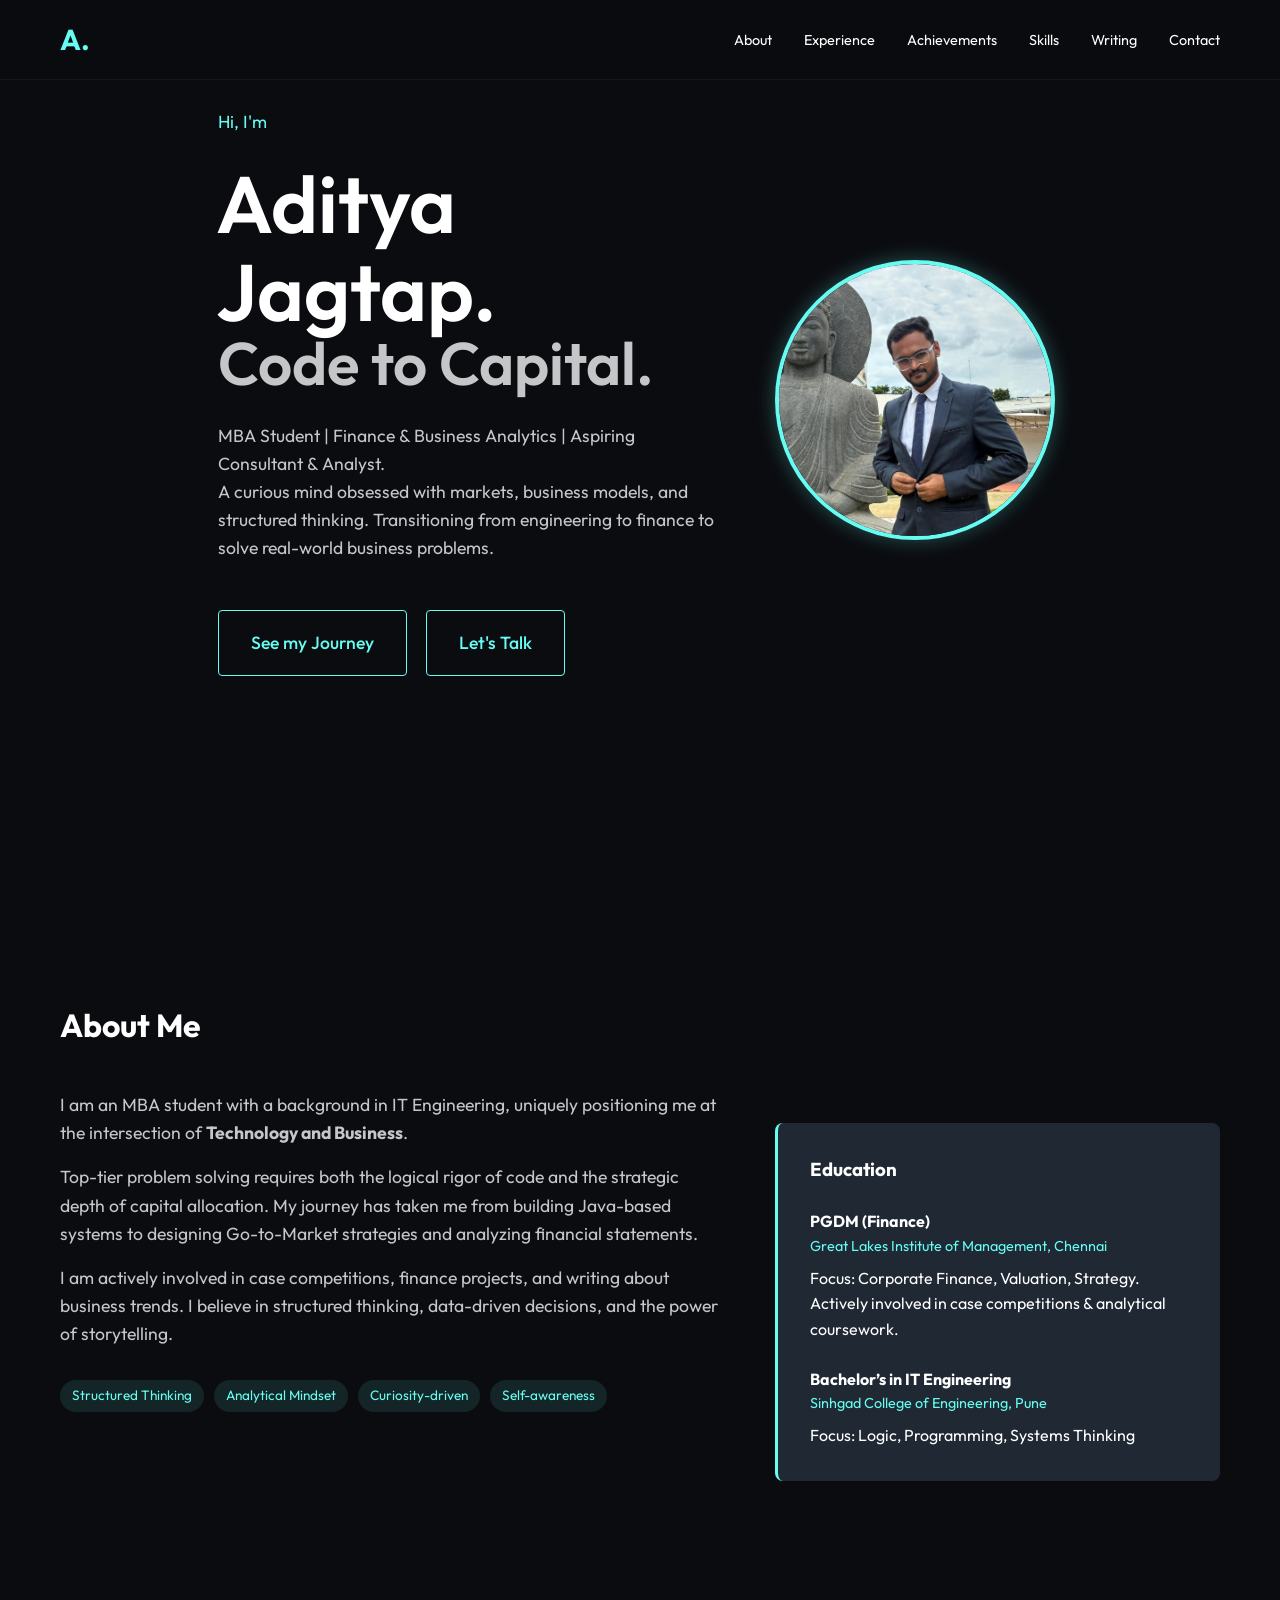
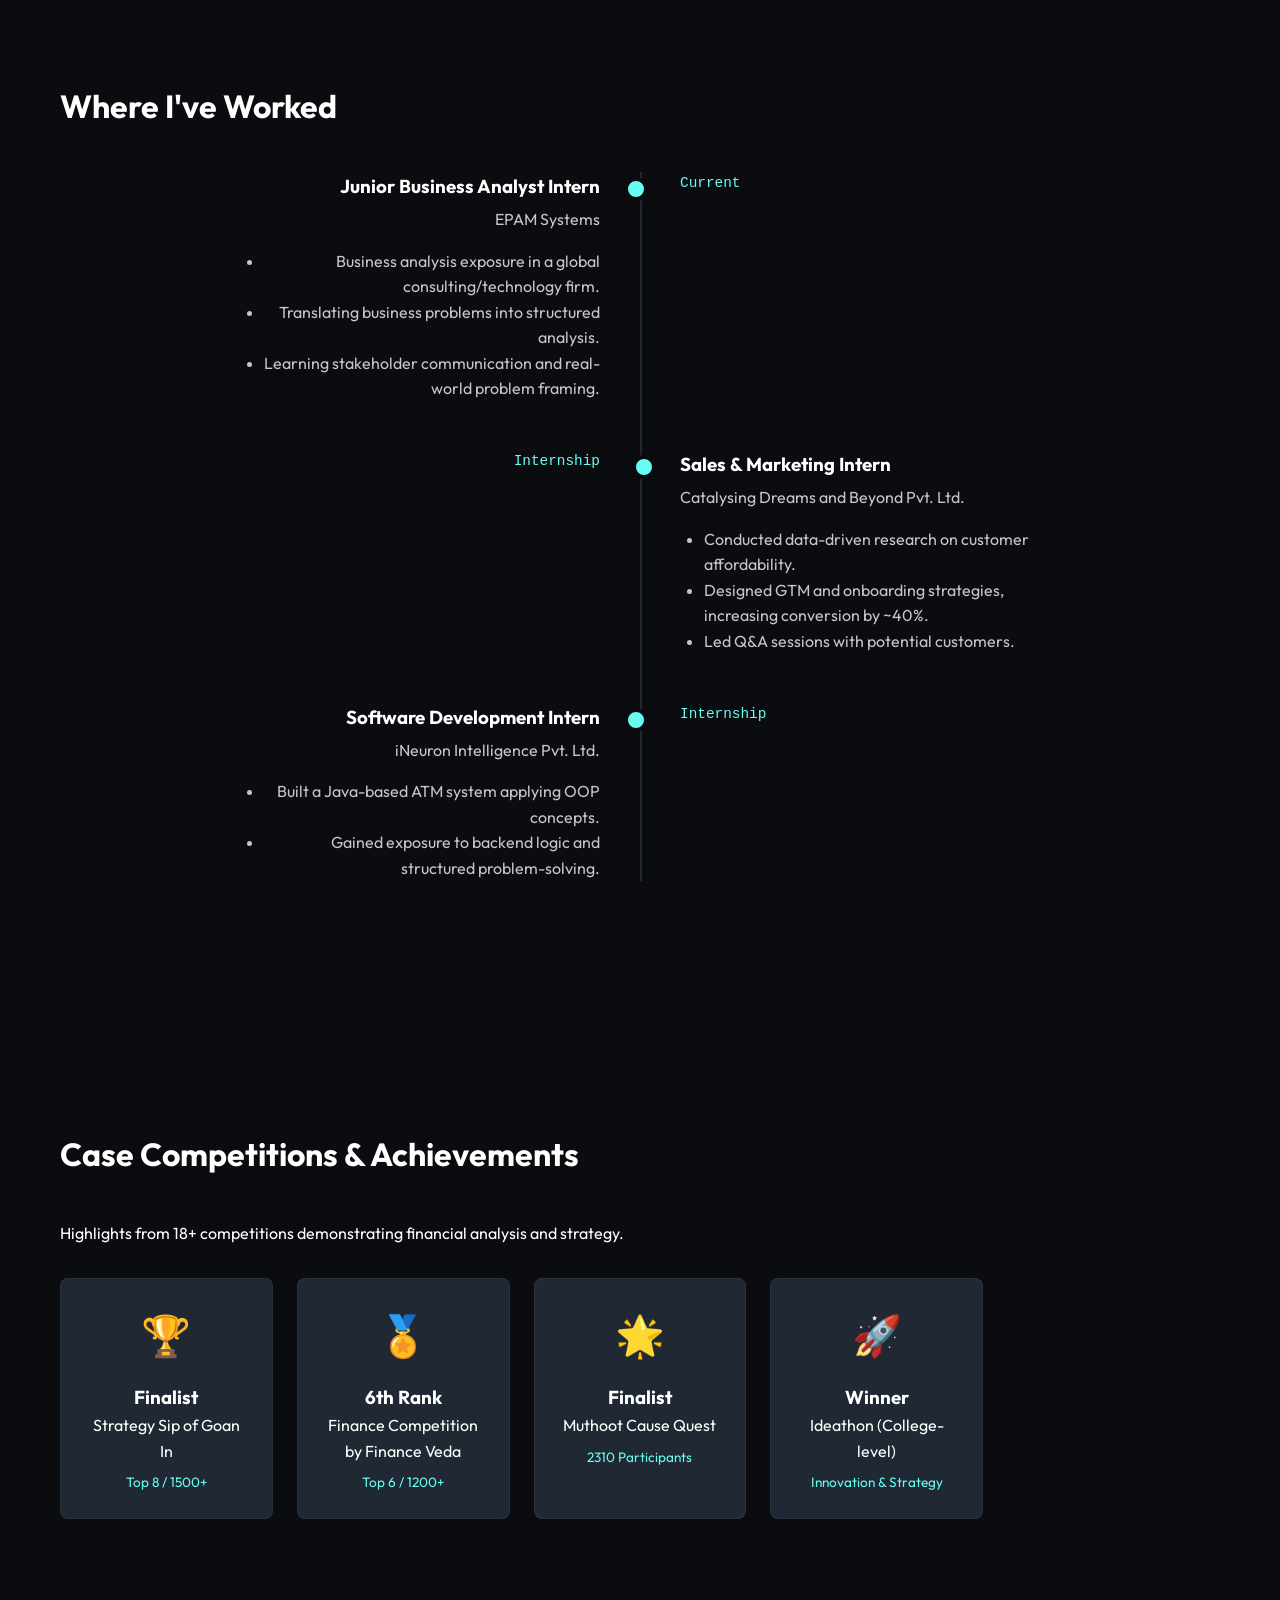
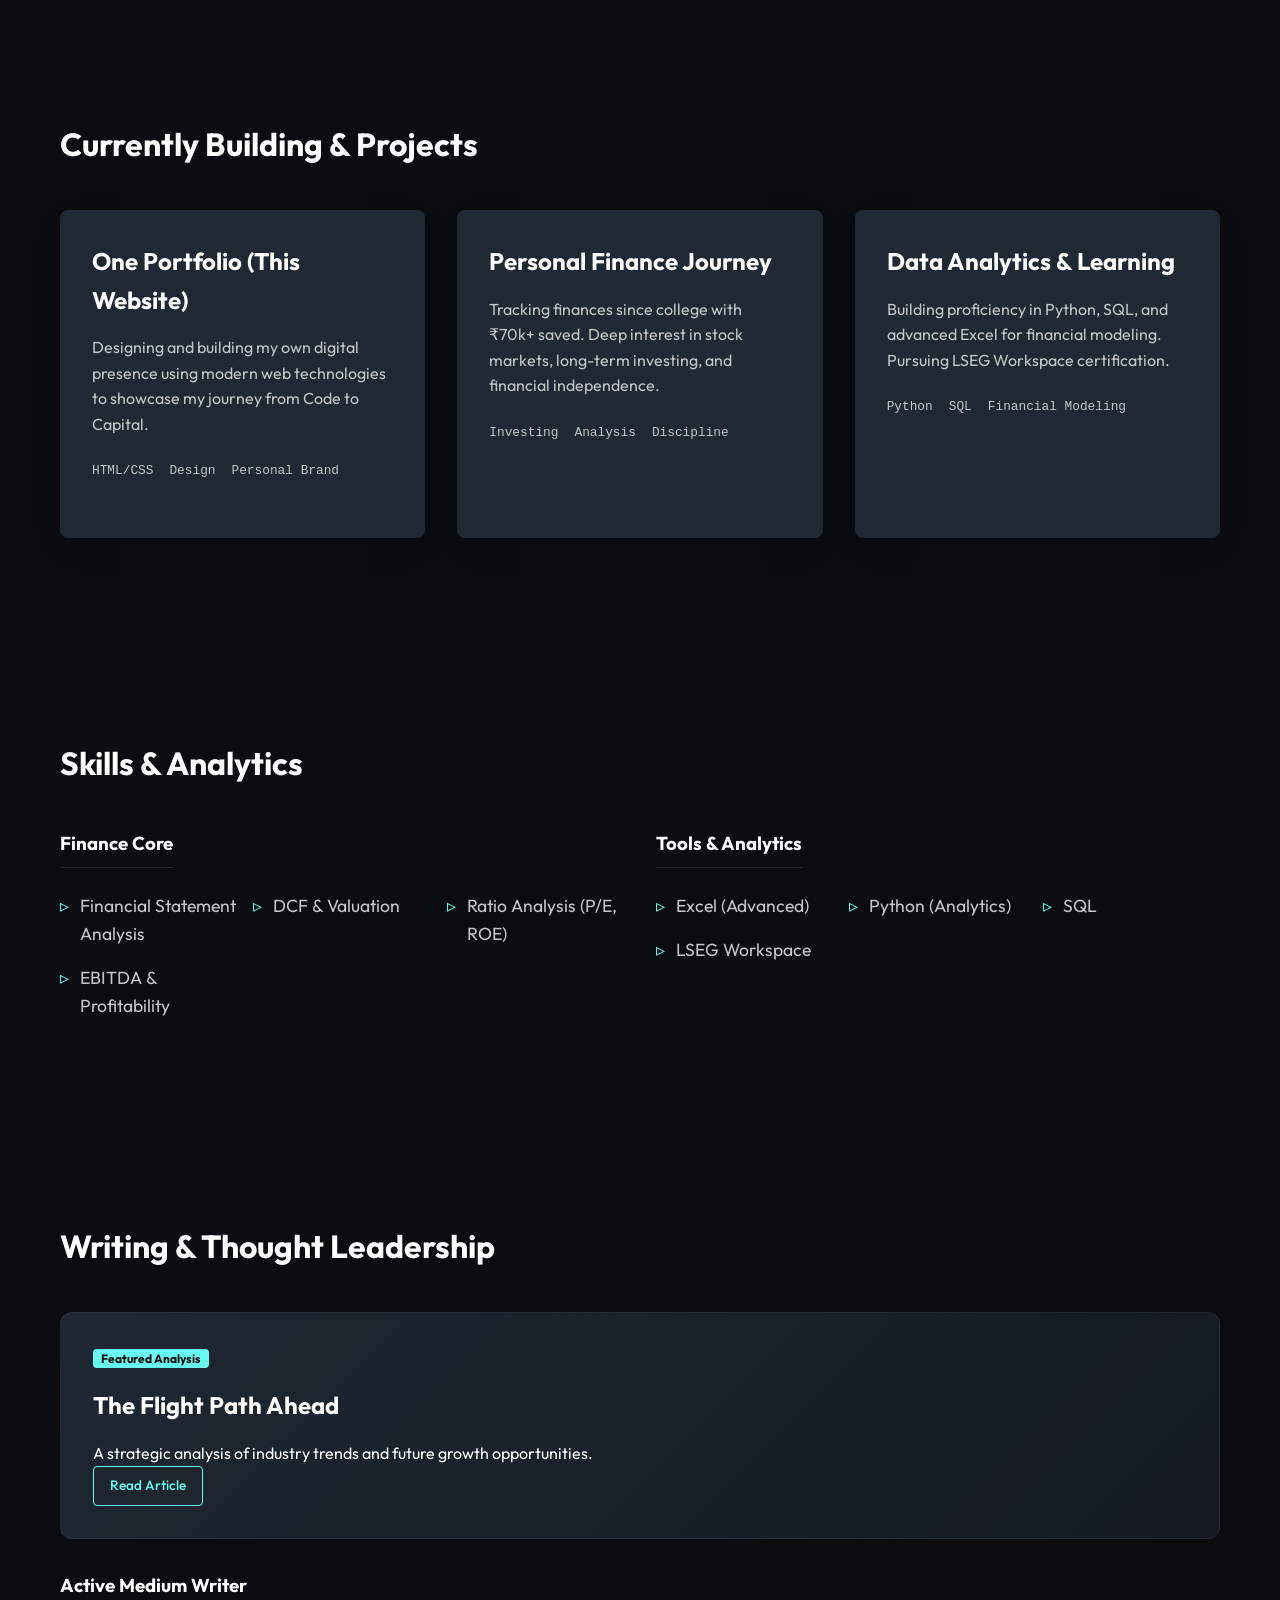
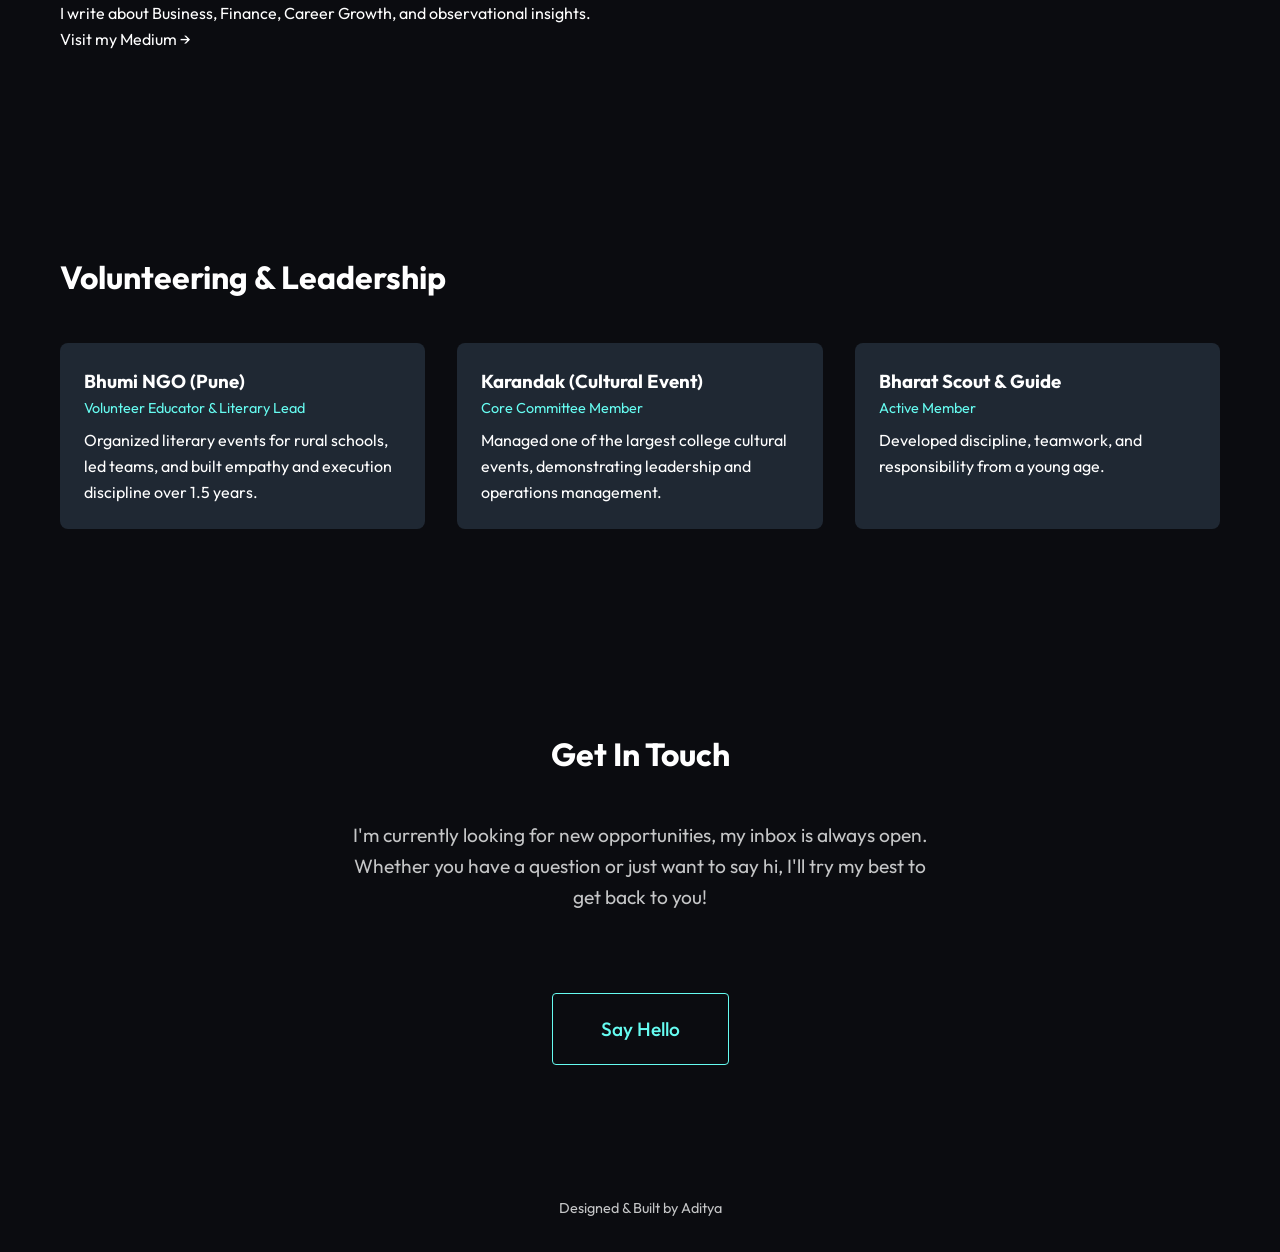
<file: index.html>
<!DOCTYPE html>
<html lang="en">

<head>
    <meta charset="UTF-8">
    <meta name="viewport" content="width=device-width, initial-scale=1.0">
    <title>Aditya | Portfolio</title>
    <meta name="description" content="Portfolio of Aditya, a creative software developer.">
    <link rel="icon" type="image/png" href="assets/logo.png">
    <link rel="stylesheet" href="style.css">
</head>

<body>

    <!-- Navigation -->
    <header id="header">
        <nav class="container nav-wrapper">
            <div class="logo"><a href="#">A.</a></div>
            <ul class="nav-links">
                <li><a href="#about">About</a></li>
                <li><a href="#experience">Experience</a></li>
                <li><a href="#achievements">Achievements</a></li>
                <li><a href="#skills">Skills</a></li>
                <li><a href="#writing">Writing</a></li>
                <li><a href="#contact">Contact</a></li>
            </ul>
        </nav>
    </header>

    <main>
        <!-- Hero Section -->
        <section id="hero" class="hero section">
            <div class="container hero-container">
                <div class="hero-text">
                    <p class="hero-greeting">Hi, I'm</p>
                    <h1 class="hero-name">Aditya Jagtap.</h1>
                    <h2 class="hero-subtitle">Code to Capital.</h2>
                    <p class="hero-desc">
                        MBA Student | Finance & Business Analytics | Aspiring Consultant & Analyst. <br>
                        A curious mind obsessed with markets, business models, and structured thinking.
                        Transitioning from engineering to finance to solve real-world business problems.
                    </p>
                    <div class="hero-cta">
                        <a href="#experience" class="btn hero-btn">See my Journey</a>
                        <a href="#contact" class="btn hero-btn btn-outline">Let's Talk</a>
                    </div>
                </div>
                <div class="hero-image-wrapper">
                    <div class="hero-img-box">
                        <img src="assets/profile-main.jpg" alt="Aditya" class="hero-img">
                    </div>
                </div>
            </div>
        </section>

        <!-- About Section -->
        <section id="about" class="section">
            <div class="container">
                <h2 class="section-title">About Me</h2>
                <div class="about-content">
                    <div class="about-text">
                        <p>
                            I am an MBA student with a background in IT Engineering, uniquely positioning me at the
                            intersection of <strong>Technology and Business</strong>.
                        </p>
                        <p>
                            Top-tier problem solving requires both the logical rigor of code and the strategic depth of
                            capital allocation.
                            My journey has taken me from building Java-based systems to designing Go-to-Market
                            strategies and analyzing financial statements.
                        </p>
                        <p>
                            I am actively involved in case competitions, finance projects, and writing about business
                            trends.
                            I believe in structured thinking, data-driven decisions, and the power of storytelling.
                        </p>
                        <div class="soft-skills-tags">
                            <span>Structured Thinking</span>
                            <span>Analytical Mindset</span>
                            <span>Curiosity-driven</span>
                            <span>Self-awareness</span>
                        </div>
                    </div>
                    <!-- Education Card -->
                    <div class="education-card">
                        <h3>Education</h3>
                        <div class="edu-item">
                            <h4>PGDM (Finance)</h4>
                            <p class="edu-meta">Great Lakes Institute of Management, Chennai</p>
                            <p class="edu-desc">Focus: Corporate Finance, Valuation, Strategy. Actively involved in case
                                competitions & analytical coursework.</p>
                        </div>
                        <div class="edu-item">
                            <h4>Bachelor’s in IT Engineering</h4>
                            <p class="edu-meta">Sinhgad College of Engineering, Pune</p>
                            <p class="edu-desc">Focus: Logic, Programming, Systems Thinking</p>
                        </div>
                    </div>
                </div>
            </div>
        </section>

        <!-- Experience Section -->
        <section id="experience" class="section">
            <div class="container">
                <h2 class="section-title">Where I've Worked</h2>
                <div class="timeline">
                    <!-- EPAM -->
                    <div class="timeline-item">
                        <div class="timeline-date">Current</div>
                        <div class="timeline-content">
                            <h3>Junior Business Analyst Intern</h3>
                            <h4>EPAM Systems</h4>
                            <ul>
                                <li>Business analysis exposure in a global consulting/technology firm.</li>
                                <li>Translating business problems into structured analysis.</li>
                                <li>Learning stakeholder communication and real-world problem framing.</li>
                            </ul>
                        </div>
                    </div>
                    <!-- Catalysing Dreams -->
                    <div class="timeline-item">
                        <div class="timeline-date">Internship</div>
                        <div class="timeline-content">
                            <h3>Sales & Marketing Intern</h3>
                            <h4>Catalysing Dreams and Beyond Pvt. Ltd.</h4>
                            <ul>
                                <li>Conducted data-driven research on customer affordability.</li>
                                <li>Designed GTM and onboarding strategies, increasing conversion by ~40%.</li>
                                <li>Led Q&A sessions with potential customers.</li>
                            </ul>
                        </div>
                    </div>
                    <!-- iNeuron -->
                    <div class="timeline-item">
                        <div class="timeline-date">Internship</div>
                        <div class="timeline-content">
                            <h3>Software Development Intern</h3>
                            <h4>iNeuron Intelligence Pvt. Ltd.</h4>
                            <ul>
                                <li>Built a Java-based ATM system applying OOP concepts.</li>
                                <li>Gained exposure to backend logic and structured problem-solving.</li>
                            </ul>
                        </div>
                    </div>
                </div>
            </div>
        </section>

        <!-- Case Competitions Section -->
        <section id="achievements" class="section">
            <div class="container">
                <h2 class="section-title">Case Competitions & Achievements</h2>
                <p class="section-subtitle">Highlights from 18+ competitions demonstrating financial analysis and
                    strategy.</p>
                <div class="achievements-grid">
                    <div class="achievement-card">
                        <div class="trophy">🏆</div>
                        <h3>Finalist</h3>
                        <p>Strategy Sip of Goan In</p>
                        <span class="achievement-meta">Top 8 / 1500+</span>
                    </div>
                    <div class="achievement-card">
                        <div class="trophy">🏅</div>
                        <h3>6th Rank</h3>
                        <p>Finance Competition by Finance Veda</p>
                        <span class="achievement-meta">Top 6 / 1200+</span>
                    </div>
                    <div class="achievement-card">
                        <div class="trophy">🌟</div>
                        <h3>Finalist</h3>
                        <p>Muthoot Cause Quest</p>
                        <span class="achievement-meta">2310 Participants</span>
                    </div>
                    <div class="achievement-card">
                        <div class="trophy">🚀</div>
                        <h3>Winner</h3>
                        <p>Ideathon (College-level)</p>
                        <span class="achievement-meta">Innovation & Strategy</span>
                    </div>
                </div>
            </div>
        </section>

        <!-- Projects Section (Currently Building) -->
        <section id="projects" class="section">
            <div class="container">
                <h2 class="section-title">Currently Building & Projects</h2>
                <div class="projects-grid">
                    <div class="project-card">
                        <div class="project-content">
                            <h3 class="project-title">One Portfolio (This Website)</h3>
                            <div class="project-desc">
                                <p>Designing and building my own digital presence using modern web technologies to
                                    showcase my journey from Code to Capital.</p>
                            </div>
                            <ul class="project-tech-list">
                                <li>HTML/CSS</li>
                                <li>Design</li>
                                <li>Personal Brand</li>
                            </ul>
                        </div>
                    </div>
                    <!-- Personal Finance -->
                    <div class="project-card">
                        <div class="project-content">
                            <h3 class="project-title">Personal Finance Journey</h3>
                            <div class="project-desc">
                                <p>Tracking finances since college with ₹70k+ saved. Deep interest in stock markets,
                                    long-term investing, and financial independence.</p>
                            </div>
                            <ul class="project-tech-list">
                                <li>Investing</li>
                                <li>Analysis</li>
                                <li>Discipline</li>
                            </ul>
                        </div>
                    </div>
                    <!-- New Tech -->
                    <div class="project-card">
                        <div class="project-content">
                            <h3 class="project-title">Data Analytics & Learning</h3>
                            <div class="project-desc">
                                <p>Building proficiency in Python, SQL, and advanced Excel for financial modeling.
                                    Pursuing LSEG Workspace certification.</p>
                            </div>
                            <ul class="project-tech-list">
                                <li>Python</li>
                                <li>SQL</li>
                                <li>Financial Modeling</li>
                            </ul>
                        </div>
                    </div>
                </div>
            </div>
        </section>

        <!-- Skills Section -->
        <section id="skills" class="section">
            <div class="container">
                <h2 class="section-title">Skills & Analytics</h2>
                <div class="skills-wrapper">
                    <div class="skill-category">
                        <h3>Finance Core</h3>
                        <ul class="skills-list">
                            <li>Financial Statement Analysis</li>
                            <li>DCF & Valuation</li>
                            <li>Ratio Analysis (P/E, ROE)</li>
                            <li>EBITDA & Profitability</li>
                        </ul>
                    </div>
                    <div class="skill-category">
                        <h3>Tools & Analytics</h3>
                        <ul class="skills-list">
                            <li>Excel (Advanced)</li>
                            <li>Python (Analytics)</li>
                            <li>SQL</li>
                            <li>LSEG Workspace</li>
                        </ul>
                    </div>
                </div>
            </div>
        </section>

        <!-- Writing Section -->
        <section id="writing" class="section">
            <div class="container">
                <h2 class="section-title">Writing & Thought Leadership</h2>
                <div class="writing-showcase">
                    <div class="article-card featured">
                        <span class="tag">Featured Analysis</span>
                        <h3>The Flight Path Ahead</h3>
                        <p>A strategic analysis of industry trends and future growth opportunities.</p>
                        <a href="https://docs.google.com/document/d/1oCcmokye4y_WEkqyBAYHWR8iIm-au8Mz/edit?usp=sharing&ouid=103692428173171825566&rtpof=true&sd=true"
                            target="_blank" class="btn btn-sm">Read Article</a>
                    </div>
                    <div class="medium-link-card">
                        <h3>Active Medium Writer</h3>
                        <p>I write about Business, Finance, Career Growth, and observational insights.</p>
                        <a href="https://medium.com" target="_blank" class="text-link">Visit my Medium &rarr;</a>
                    </div>
                </div>
            </div>
        </section>

        <!-- Volunteering Section -->
        <section id="volunteering" class="section">
            <div class="container">
                <h2 class="section-title">Volunteering & Leadership</h2>
                <div class="volunteering-grid">
                    <div class="vol-item">
                        <h3>Bhumi NGO (Pune)</h3>
                        <p class="role">Volunteer Educator & Literary Lead</p>
                        <p>Organized literary events for rural schools, led teams, and built empathy and execution
                            discipline over 1.5 years.</p>
                    </div>
                    <div class="vol-item">
                        <h3>Karandak (Cultural Event)</h3>
                        <p class="role">Core Committee Member</p>
                        <p>Managed one of the largest college cultural events, demonstrating leadership and operations
                            management.</p>
                    </div>
                    <div class="vol-item">
                        <h3>Bharat Scout & Guide</h3>
                        <p class="role">Active Member</p>
                        <p>Developed discipline, teamwork, and responsibility from a young age.</p>
                    </div>
                </div>
            </div>
        </section>

        <!-- Contact Section -->
        <section id="contact" class="section text-center">
            <div class="container">
                <h2 class="section-title justify-center">Get In Touch</h2>
                <p class="contact-text">
                    I'm currently looking for new opportunities, my inbox is always open.
                    Whether you have a question or just want to say hi, I'll try my best to get back to you!
                </p>
                <a href="mailto:aditya.jagtap312@gmail.com" class="btn big-btn">Say Hello</a>
            </div>
        </section>
    </main>

    <footer>
        <div class="container text-center">
            <p>Designed & Built by Aditya</p>
        </div>
    </footer>

    <script src="script.js"></script>
</body>

</html>
</file>
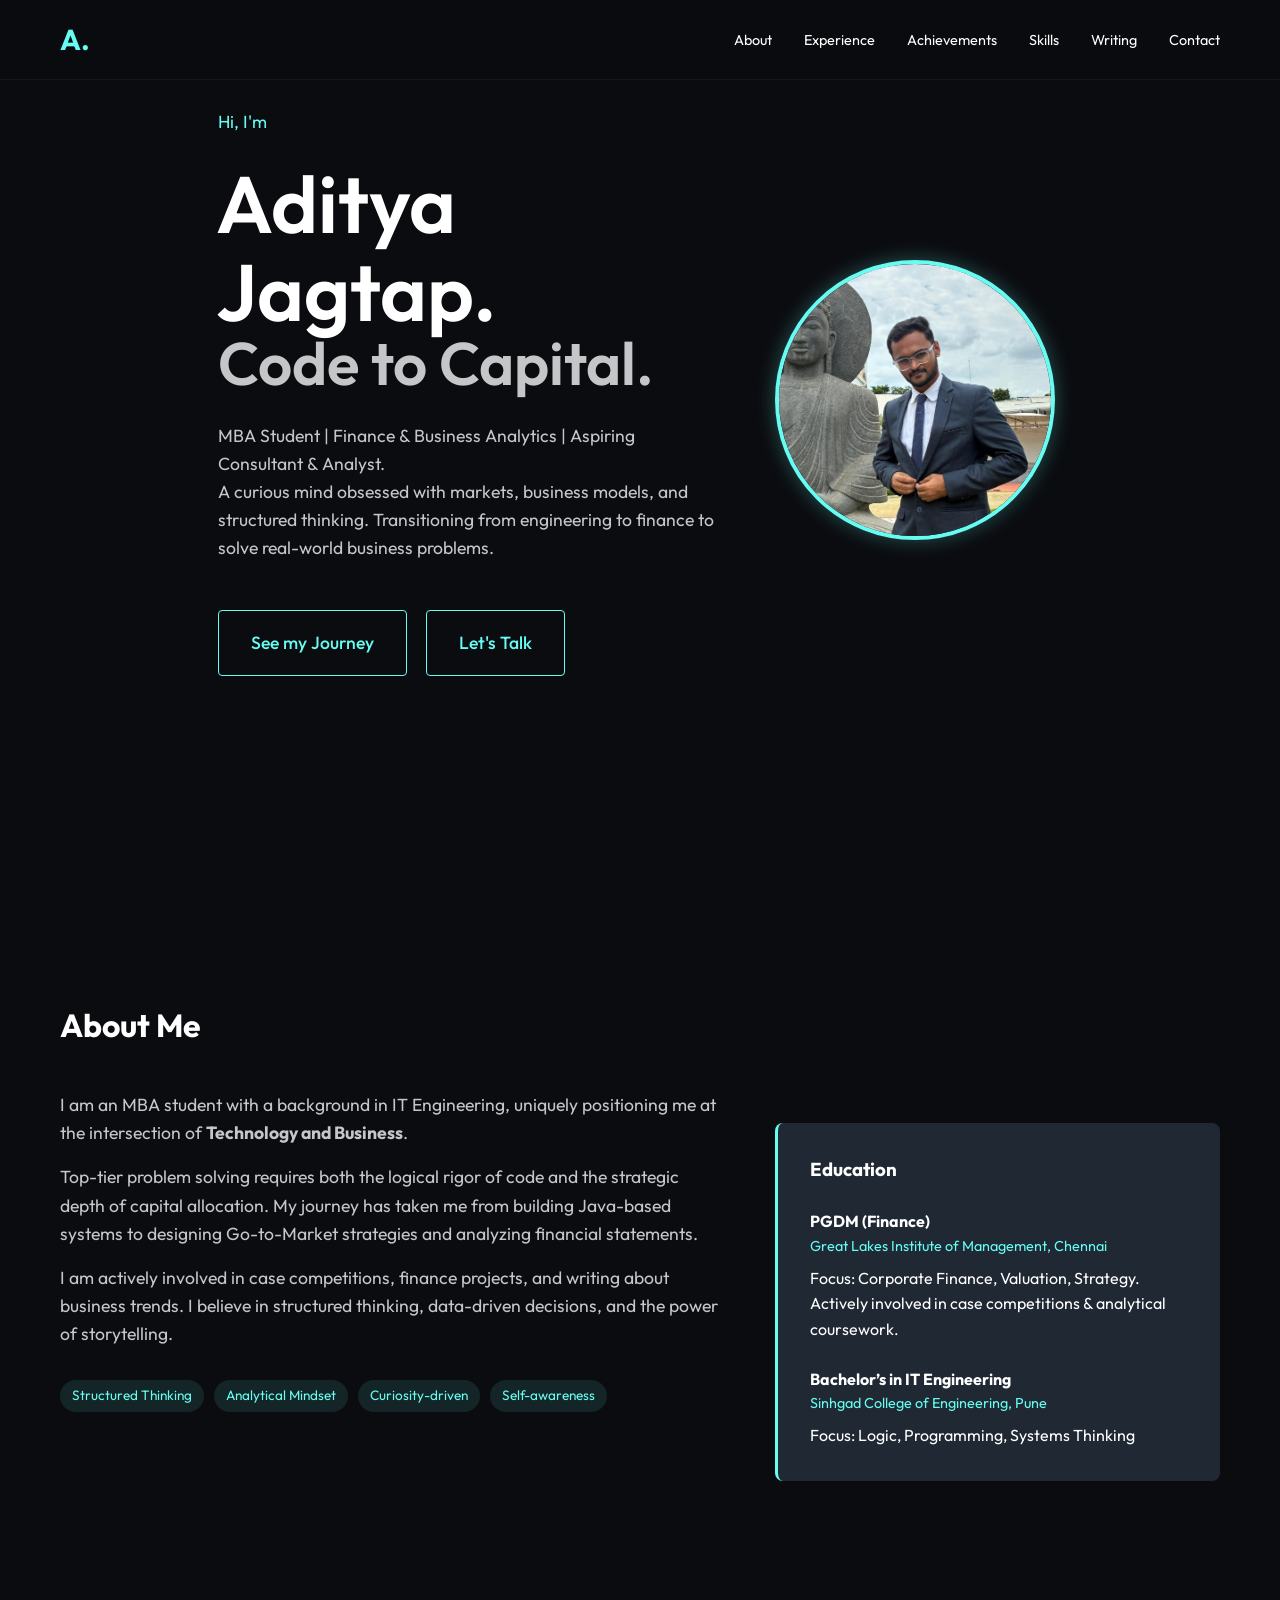
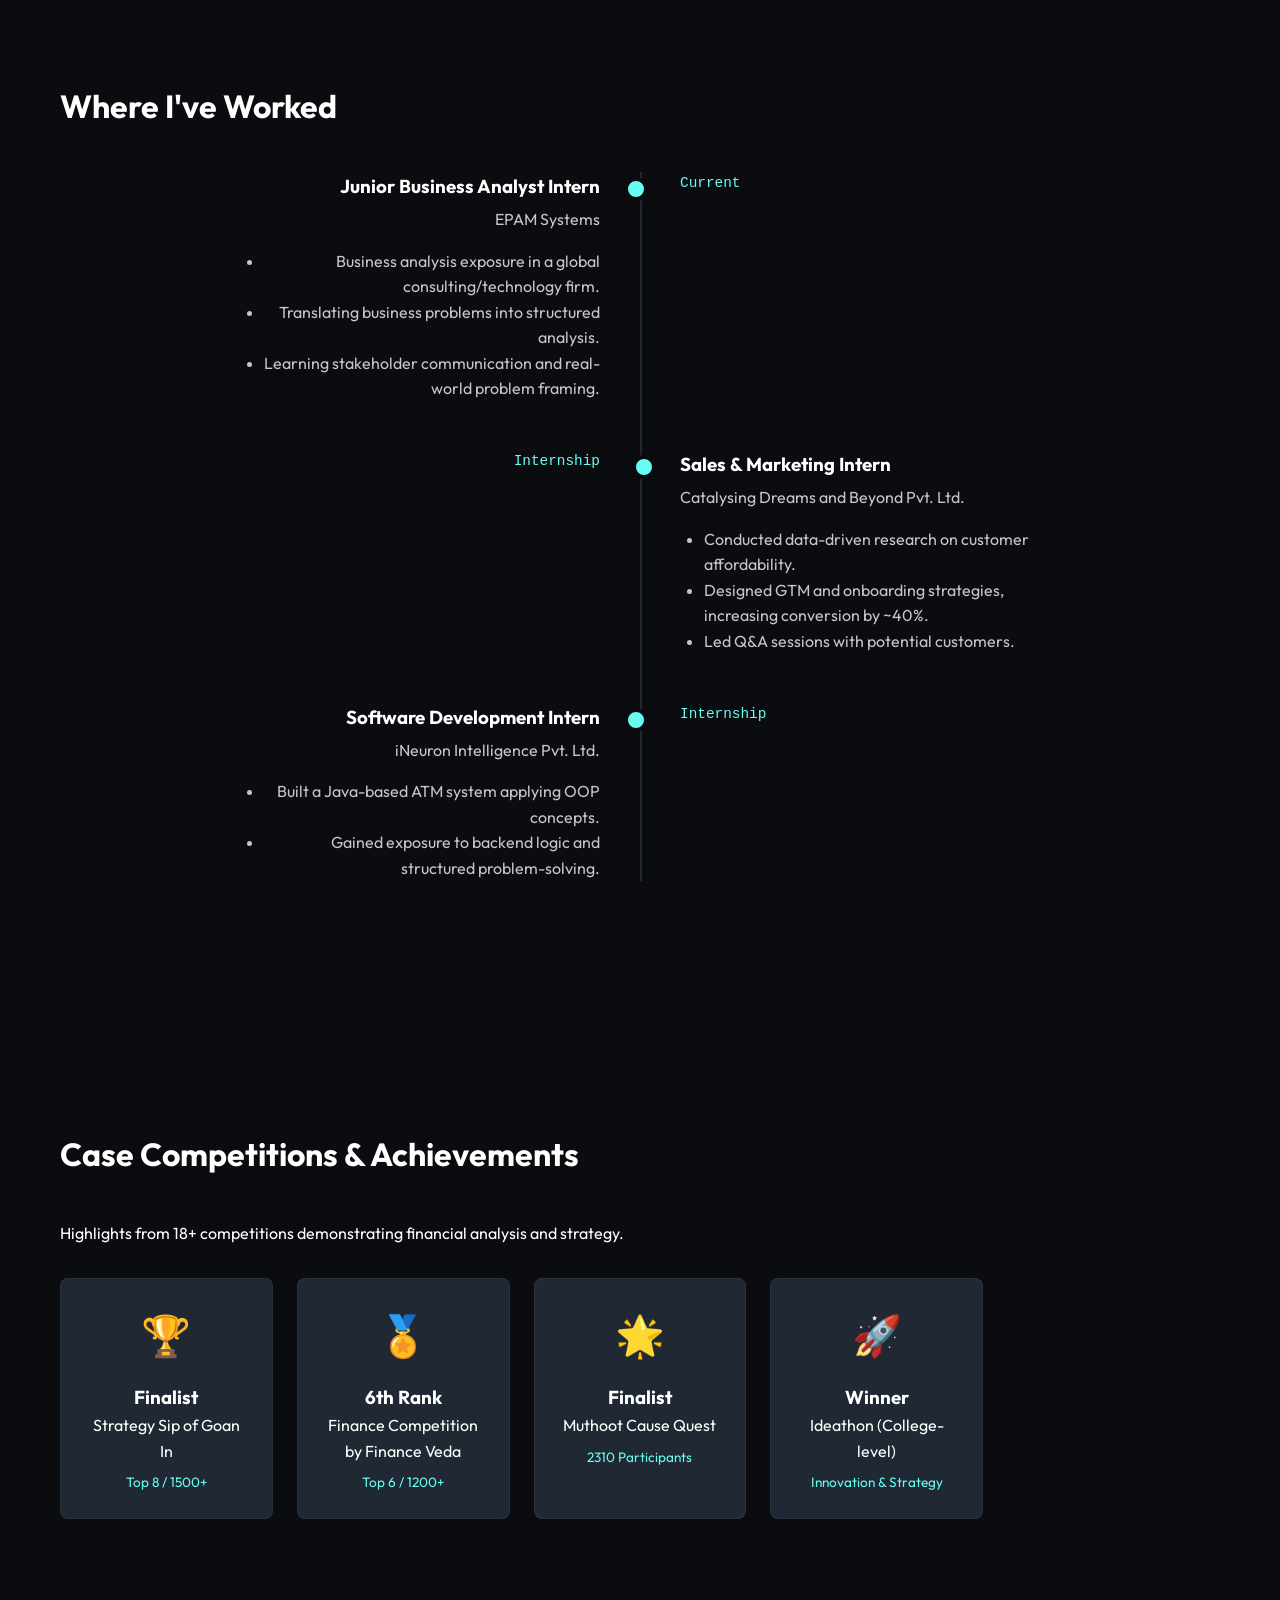
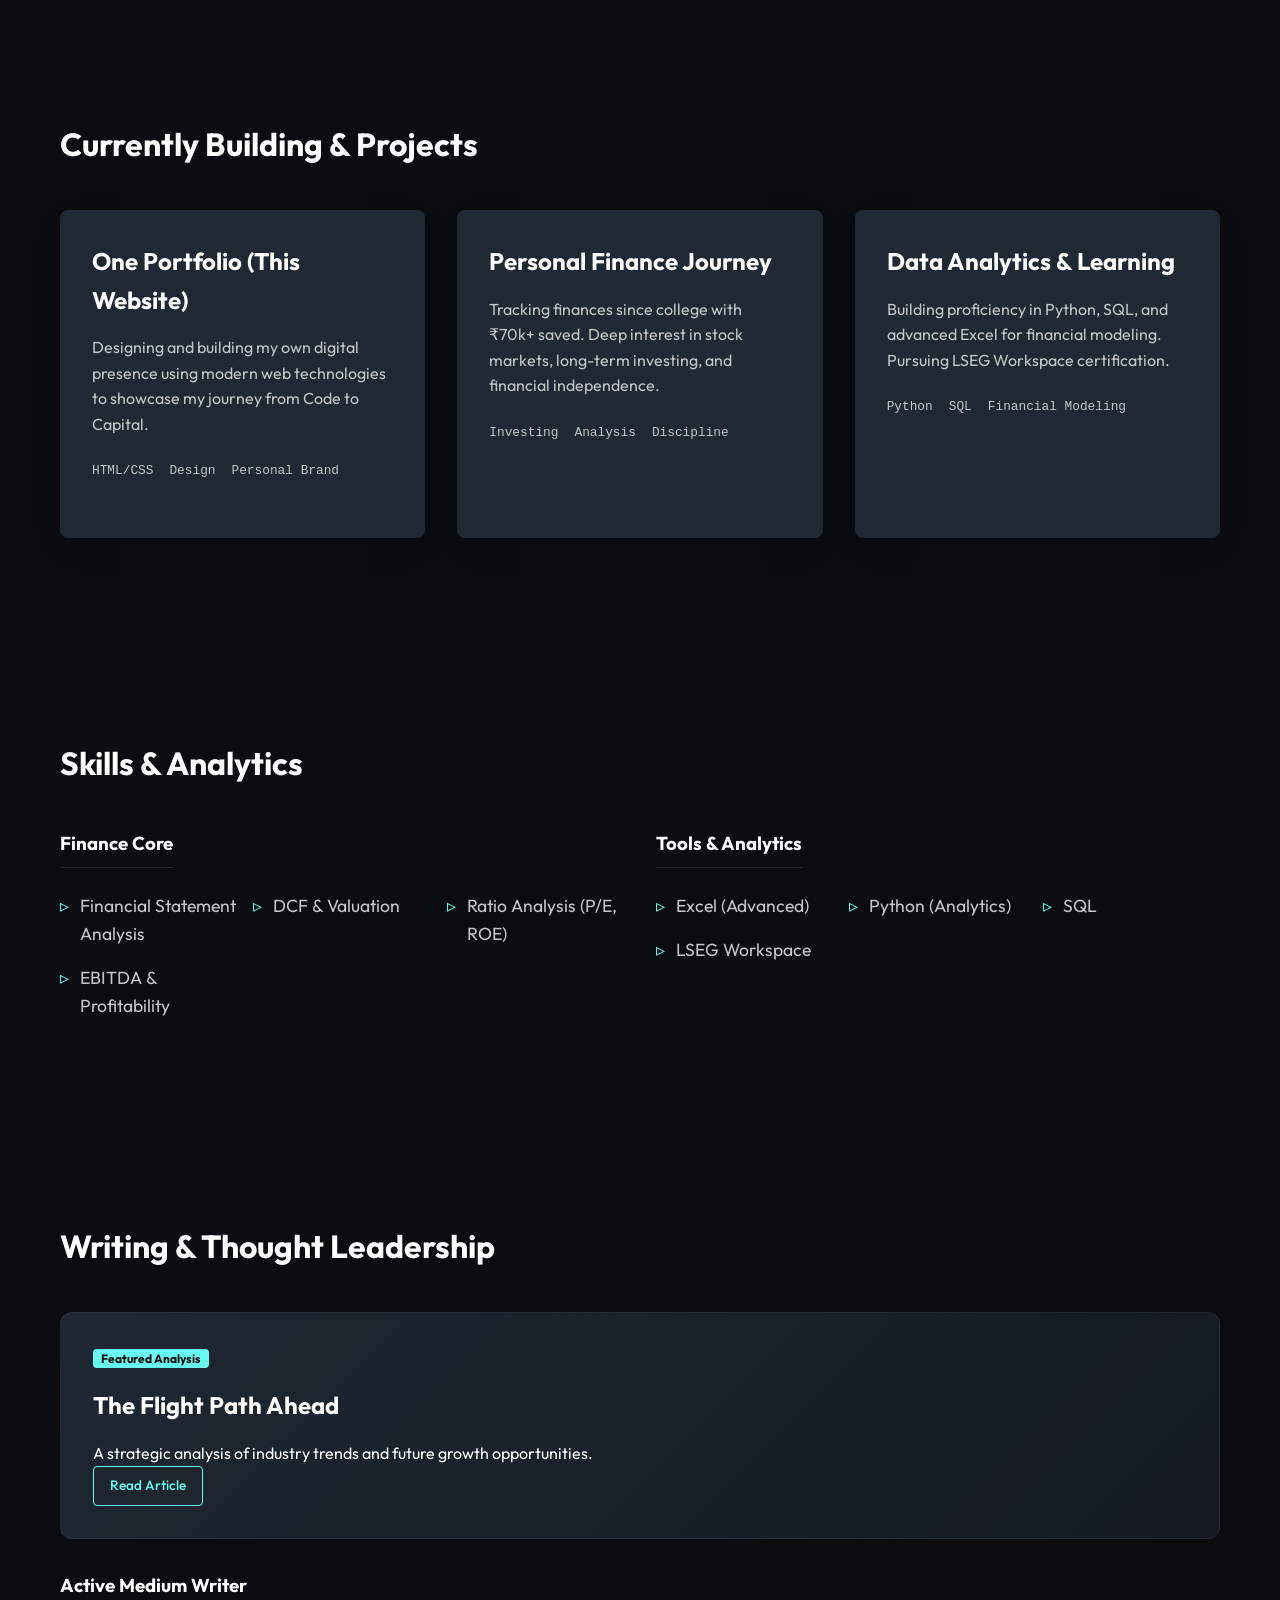
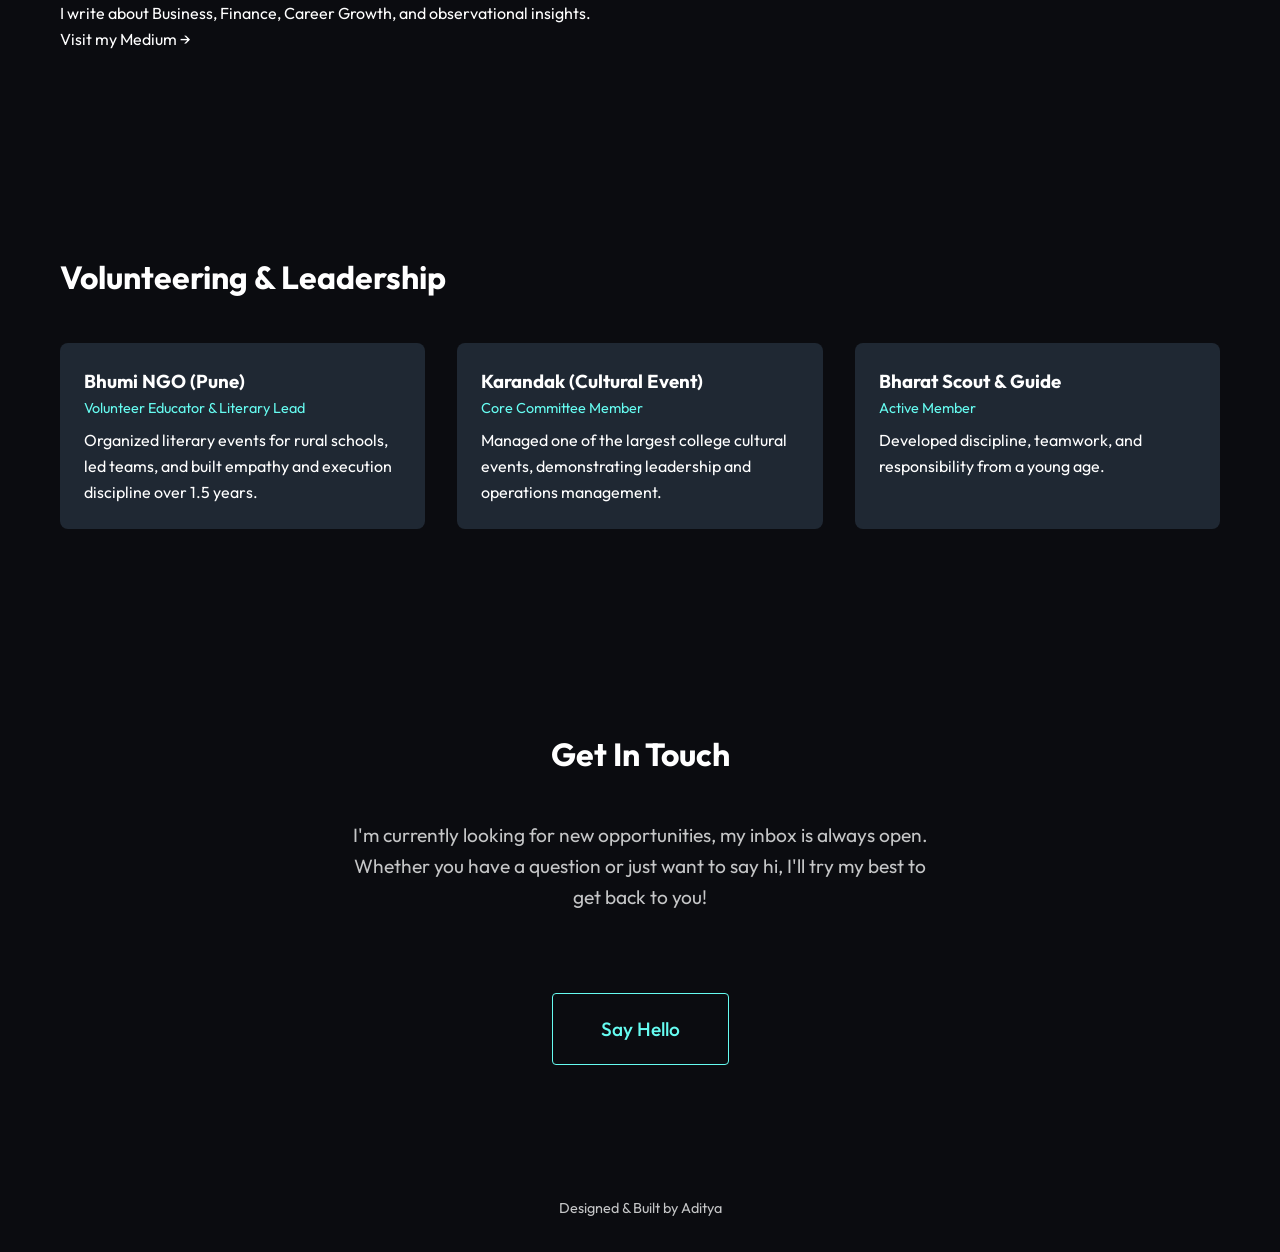
<file: front.html>
<!DOCTYPE html>
<html lang="en">

<head>
    <meta charset="UTF-8">
    <meta name="viewport" content="width=device-width, initial-scale=1.0">
    <title>Aditya | Portfolio</title>
    <meta name="description" content="Portfolio of Aditya, a creative software developer.">
    <link rel="stylesheet" href="style.css">
</head>

<body>

    <!-- Navigation -->
    <header id="header">
        <nav class="container nav-wrapper">
            <div class="logo"><a href="#">A.</a></div>
            <ul class="nav-links">
                <li><a href="#about">About</a></li>
                <li><a href="#experience">Experience</a></li>
                <li><a href="#achievements">Achievements</a></li>
                <li><a href="#skills">Skills</a></li>
                <li><a href="#writing">Writing</a></li>
                <li><a href="#contact">Contact</a></li>
            </ul>
        </nav>
    </header>

    <main>
        <!-- Hero Section -->
        <section id="hero" class="hero section">
            <div class="container hero-container">
                <div class="hero-text">
                    <p class="hero-greeting">Hi, I'm</p>
                    <h1 class="hero-name">Aditya Jagtap.</h1>
                    <h2 class="hero-subtitle">Code to Capital.</h2>
                    <p class="hero-desc">
                        MBA Student | Finance & Business Analytics | Aspiring Consultant & Analyst. <br>
                        A curious mind obsessed with markets, business models, and structured thinking.
                        Transitioning from engineering to finance to solve real-world business problems.
                    </p>
                    <div class="hero-cta">
                        <a href="#experience" class="btn hero-btn">See my Journey</a>
                        <a href="#contact" class="btn hero-btn btn-outline">Let's Talk</a>
                    </div>
                </div>
                <div class="hero-image-wrapper">
                    <div class="hero-img-box">
                        <img src="assets/profile-main.jpg" alt="Aditya" class="hero-img">
                    </div>
                </div>
            </div>
        </section>

        <!-- About Section -->
        <section id="about" class="section">
            <div class="container">
                <h2 class="section-title">About Me</h2>
                <div class="about-content">
                    <div class="about-text">
                        <p>
                            I am an MBA student with a background in IT Engineering, uniquely positioning me at the
                            intersection of <strong>Technology and Business</strong>.
                        </p>
                        <p>
                            Top-tier problem solving requires both the logical rigor of code and the strategic depth of
                            capital allocation.
                            My journey has taken me from building Java-based systems to designing Go-to-Market
                            strategies and analyzing financial statements.
                        </p>
                        <p>
                            I am actively involved in case competitions, finance projects, and writing about business
                            trends.
                            I believe in structured thinking, data-driven decisions, and the power of storytelling.
                        </p>
                        <div class="soft-skills-tags">
                            <span>Structured Thinking</span>
                            <span>Analytical Mindset</span>
                            <span>Curiosity-driven</span>
                            <span>Self-awareness</span>
                        </div>
                    </div>
                    <!-- Education Card -->
                    <div class="education-card">
                        <h3>Education</h3>
                        <div class="edu-item">
                            <h4>PGDM (Finance)</h4>
                            <p class="edu-meta">Great Lakes Institute of Management, Chennai</p>
                            <p class="edu-desc">Focus: Corporate Finance, Valuation, Strategy. Actively involved in case
                                competitions & analytical coursework.</p>
                        </div>
                        <div class="edu-item">
                            <h4>Bachelor’s in IT Engineering</h4>
                            <p class="edu-meta">Sinhgad College of Engineering, Pune</p>
                            <p class="edu-desc">Focus: Logic, Programming, Systems Thinking</p>
                        </div>
                    </div>
                </div>
            </div>
        </section>

        <!-- Experience Section -->
        <section id="experience" class="section">
            <div class="container">
                <h2 class="section-title">Where I've Worked</h2>
                <div class="timeline">
                    <!-- EPAM -->
                    <div class="timeline-item">
                        <div class="timeline-date">Current</div>
                        <div class="timeline-content">
                            <h3>Junior Business Analyst Intern</h3>
                            <h4>EPAM Systems</h4>
                            <ul>
                                <li>Business analysis exposure in a global consulting/technology firm.</li>
                                <li>Translating business problems into structured analysis.</li>
                                <li>Learning stakeholder communication and real-world problem framing.</li>
                            </ul>
                        </div>
                    </div>
                    <!-- Catalysing Dreams -->
                    <div class="timeline-item">
                        <div class="timeline-date">Internship</div>
                        <div class="timeline-content">
                            <h3>Sales & Marketing Intern</h3>
                            <h4>Catalysing Dreams and Beyond Pvt. Ltd.</h4>
                            <ul>
                                <li>Conducted data-driven research on customer affordability.</li>
                                <li>Designed GTM and onboarding strategies, increasing conversion by ~40%.</li>
                                <li>Led Q&A sessions with potential customers.</li>
                            </ul>
                        </div>
                    </div>
                    <!-- iNeuron -->
                    <div class="timeline-item">
                        <div class="timeline-date">Internship</div>
                        <div class="timeline-content">
                            <h3>Software Development Intern</h3>
                            <h4>iNeuron Intelligence Pvt. Ltd.</h4>
                            <ul>
                                <li>Built a Java-based ATM system applying OOP concepts.</li>
                                <li>Gained exposure to backend logic and structured problem-solving.</li>
                            </ul>
                        </div>
                    </div>
                </div>
            </div>
        </section>

        <!-- Case Competitions Section -->
        <section id="achievements" class="section">
            <div class="container">
                <h2 class="section-title">Case Competitions & Achievements</h2>
                <p class="section-subtitle">Highlights from 18+ competitions demonstrating financial analysis and
                    strategy.</p>
                <div class="achievements-grid">
                    <div class="achievement-card">
                        <div class="trophy">🏆</div>
                        <h3>Finalist</h3>
                        <p>Strategy Sip of Goan In</p>
                        <span class="achievement-meta">Top 8 / 1500+</span>
                    </div>
                    <div class="achievement-card">
                        <div class="trophy">🏅</div>
                        <h3>6th Rank</h3>
                        <p>Finance Competition by Finance Veda</p>
                        <span class="achievement-meta">Top 6 / 1200+</span>
                    </div>
                    <div class="achievement-card">
                        <div class="trophy">🌟</div>
                        <h3>Finalist</h3>
                        <p>Muthoot Cause Quest</p>
                        <span class="achievement-meta">2310 Participants</span>
                    </div>
                    <div class="achievement-card">
                        <div class="trophy">🚀</div>
                        <h3>Winner</h3>
                        <p>Ideathon (College-level)</p>
                        <span class="achievement-meta">Innovation & Strategy</span>
                    </div>
                </div>
            </div>
        </section>

        <!-- Projects Section (Currently Building) -->
        <section id="projects" class="section">
            <div class="container">
                <h2 class="section-title">Currently Building & Projects</h2>
                <div class="projects-grid">
                    <div class="project-card">
                        <div class="project-content">
                            <h3 class="project-title">One Portfolio (This Website)</h3>
                            <div class="project-desc">
                                <p>Designing and building my own digital presence using modern web technologies to
                                    showcase my journey from Code to Capital.</p>
                            </div>
                            <ul class="project-tech-list">
                                <li>HTML/CSS</li>
                                <li>Design</li>
                                <li>Personal Brand</li>
                            </ul>
                        </div>
                    </div>
                    <!-- Personal Finance -->
                    <div class="project-card">
                        <div class="project-content">
                            <h3 class="project-title">Personal Finance Journey</h3>
                            <div class="project-desc">
                                <p>Tracking finances since college with ₹70k+ saved. Deep interest in stock markets,
                                    long-term investing, and financial independence.</p>
                            </div>
                            <ul class="project-tech-list">
                                <li>Investing</li>
                                <li>Analysis</li>
                                <li>Discipline</li>
                            </ul>
                        </div>
                    </div>
                    <!-- New Tech -->
                    <div class="project-card">
                        <div class="project-content">
                            <h3 class="project-title">Data Analytics & Learning</h3>
                            <div class="project-desc">
                                <p>Building proficiency in Python, SQL, and advanced Excel for financial modeling.
                                    Pursuing LSEG Workspace certification.</p>
                            </div>
                            <ul class="project-tech-list">
                                <li>Python</li>
                                <li>SQL</li>
                                <li>Financial Modeling</li>
                            </ul>
                        </div>
                    </div>
                </div>
            </div>
        </section>

        <!-- Skills Section -->
        <section id="skills" class="section">
            <div class="container">
                <h2 class="section-title">Skills & Analytics</h2>
                <div class="skills-wrapper">
                    <div class="skill-category">
                        <h3>Finance Core</h3>
                        <ul class="skills-list">
                            <li>Financial Statement Analysis</li>
                            <li>DCF & Valuation</li>
                            <li>Ratio Analysis (P/E, ROE)</li>
                            <li>EBITDA & Profitability</li>
                        </ul>
                    </div>
                    <div class="skill-category">
                        <h3>Tools & Analytics</h3>
                        <ul class="skills-list">
                            <li>Excel (Advanced)</li>
                            <li>Python (Analytics)</li>
                            <li>SQL</li>
                            <li>LSEG Workspace</li>
                        </ul>
                    </div>
                </div>
            </div>
        </section>

        <!-- Writing Section -->
        <section id="writing" class="section">
            <div class="container">
                <h2 class="section-title">Writing & Thought Leadership</h2>
                <div class="writing-showcase">
                    <div class="article-card featured">
                        <span class="tag">Featured Analysis</span>
                        <h3>The Flight Path Ahead</h3>
                        <p>A strategic analysis of industry trends and future growth opportunities.</p>
                        <a href="https://docs.google.com/document/d/1oCcmokye4y_WEkqyBAYHWR8iIm-au8Mz/edit?usp=sharing&ouid=103692428173171825566&rtpof=true&sd=true"
                            target="_blank" class="btn btn-sm">Read Article</a>
                    </div>
                    <div class="medium-link-card">
                        <h3>Active Medium Writer</h3>
                        <p>I write about Business, Finance, Career Growth, and observational insights.</p>
                        <a href="https://medium.com" target="_blank" class="text-link">Visit my Medium &rarr;</a>
                    </div>
                </div>
            </div>
        </section>

        <!-- Volunteering Section -->
        <section id="volunteering" class="section">
            <div class="container">
                <h2 class="section-title">Volunteering & Leadership</h2>
                <div class="volunteering-grid">
                    <div class="vol-item">
                        <h3>Bhumi NGO (Pune)</h3>
                        <p class="role">Volunteer Educator & Literary Lead</p>
                        <p>Organized literary events for rural schools, led teams, and built empathy and execution
                            discipline over 1.5 years.</p>
                    </div>
                    <div class="vol-item">
                        <h3>Karandak (Cultural Event)</h3>
                        <p class="role">Core Committee Member</p>
                        <p>Managed one of the largest college cultural events, demonstrating leadership and operations
                            management.</p>
                    </div>
                    <div class="vol-item">
                        <h3>Bharat Scout & Guide</h3>
                        <p class="role">Active Member</p>
                        <p>Developed discipline, teamwork, and responsibility from a young age.</p>
                    </div>
                </div>
            </div>
        </section>

        <!-- Contact Section -->
        <section id="contact" class="section text-center">
            <div class="container">
                <h2 class="section-title justify-center">Get In Touch</h2>
                <p class="contact-text">
                    I'm currently looking for new opportunities, my inbox is always open.
                    Whether you have a question or just want to say hi, I'll try my best to get back to you!
                </p>
                <a href="mailto:aditya.jagtap312@gmail.com" class="btn big-btn">Say Hello</a>
            </div>
        </section>
    </main>

    <footer>
        <div class="container text-center">
            <p>Designed & Built by Aditya</p>
        </div>
    </footer>

    <script src="script.js"></script>
</body>

</html>
</file>
<file: style.css>
/* Google Fonts */
@import url('https://fonts.googleapis.com/css2?family=Outfit:wght@300;400;500;600;700&display=swap');

:root {
    --bg-color: #0b0c10;
    --card-bg: #1f2833;
    --text-primary: #ffffff;
    --text-secondary: #c5c6c7;
    --accent-color: #66fcf1;
    --accent-hover: #45a29e;

    --font-main: 'Outfit', sans-serif;

    --transition: all 0.3s ease;
    --shadow: 0 10px 30px -10px rgba(2, 12, 27, 0.7);
}

.hidden {
    opacity: 0;
    transform: translateY(20px);
    transition: opacity 0.6s ease-out, transform 0.6s ease-out;
}

.visible {
    opacity: 1;
    transform: translateY(0);
}

* {
    margin: 0;
    padding: 0;
    box-sizing: border-box;
}

html {
    scroll-behavior: smooth;
    font-size: 16px;
}

body {
    background-color: var(--bg-color);
    color: var(--text-primary);
    font-family: var(--font-main);
    line-height: 1.6;
    overflow-x: hidden;
}

a {
    text-decoration: none;
    color: inherit;
    transition: var(--transition);
}

ul {
    list-style: none;
}

/* Utilities */
.container {
    max-width: 1200px;
    margin: 0 auto;
    padding: 0 20px;
}

.section {
    padding: 100px 0;
}

.btn {
    display: inline-block;
    padding: 12px 28px;
    border: 1px solid var(--accent-color);
    border-radius: 4px;
    color: var(--accent-color);
    font-size: 1rem;
    font-weight: 500;
    background: transparent;
    cursor: pointer;
    transition: var(--transition);
}

.btn:hover {
    background: rgba(102, 252, 241, 0.1);
    transform: translateY(-2px);
}

.section-title {
    font-size: 2rem;
    margin-bottom: 3rem;
    display: flex;
    align-items: center;
    color: var(--text-primary);
}

/* Navigation */
header {
    position: fixed;
    top: 0;
    width: 100%;
    z-index: 1000;
    background: rgba(11, 12, 16, 0.85);
    backdrop-filter: blur(10px);
    transition: var(--transition);
    height: 80px;
    display: flex;
    align-items: center;
    border-bottom: 1px solid rgba(255, 255, 255, 0.05);
}

.nav-wrapper {
    display: flex;
    justify-content: space-between;
    align-items: center;
    width: 100%;
}

.logo a {
    color: var(--accent-color);
    font-size: 1.8rem;
    font-weight: 700;
}

/* Mobile Nav Hide */
.nav-links {
    display: none;
}

.nav-links a:not(.btn):hover {
    color: var(--accent-color);
}

.btn-sm {
    padding: 8px 16px;
    font-size: 0.85rem;
}

/* Hero Section */
.hero {
    min-height: 100vh;
    display: flex;
    align-items: center;
    justify-content: center;
    /* Center on mobile */
    padding-top: 100px;
    /* Space for fixed header */
    text-align: center;
    /* Center text on mobile */
}

.hero-greeting {
    color: var(--accent-color);
    font-family: var(--font-main);
    font-size: 1.1rem;
    margin-bottom: 1.5rem;
    font-weight: 400;
}

.hero-name {
    font-size: clamp(40px, 8vw, 80px);
    color: var(--text-primary);
    font-weight: 600;
    line-height: 1.1;
    margin-left: -2px;
}

.hero-subtitle {
    font-size: clamp(30px, 6vw, 60px);
    /* slightly smaller than name */
    color: var(--text-secondary);
    font-weight: 600;
    line-height: 0.9;
    margin-bottom: 2rem;
}

.hero-desc {
    max-width: 500px;
    margin-bottom: 3rem;
    font-size: 1.1rem;
    color: var(--text-secondary);
}

.hero-btn {
    padding: 18px 10px;
    font-size: 1.1rem;
    flex: 1;
    display: flex;
    justify-content: center;
    align-items: center;
}

.hero-cta {
    display: flex;
    gap: 1rem;
    width: 100%;
    margin-bottom: 1rem;
}

/* About Section */
.about-content {
    display: grid;
    grid-template-columns: 1fr;
    gap: 3rem;
}

.about-text p {
    margin-bottom: 1rem;
    color: var(--text-secondary);
    font-size: 1.1rem;
}

/* Section Utilities override */
.section-title {
    margin-bottom: 40px;
}

.text-center {
    text-align: center;
}

.justify-center {
    justify-content: center;
}

.justify-center::after {
    margin-left: 20px;
}

/* Projects Section */
.projects-grid {
    display: grid;
    grid-template-columns: repeat(auto-fill, minmax(300px, 1fr));
    gap: 2rem;
}

.project-card {
    background-color: var(--card-bg);
    padding: 2rem;
    border-radius: 8px;
    transition: var(--transition);
    box-shadow: 0 10px 30px -15px rgba(2, 12, 27, 0.7);
}

.project-card:hover {
    transform: translateY(-5px);
}

.project-title {
    color: var(--text-primary);
    font-size: 1.5rem;
    margin-bottom: 1rem;
    cursor: pointer;
}

.project-title:hover {
    color: var(--accent-color);
}

.project-desc {
    color: var(--text-secondary);
    font-size: 1rem;
    margin-bottom: 1.5rem;
}

.project-tech-list {
    display: flex;
    flex-wrap: wrap;
    gap: 1rem;
    margin-bottom: 1.5rem;
    font-size: 0.8rem;
    color: var(--text-secondary);
    font-family: monospace;
}

.project-links a {
    margin-right: 1rem;
    color: var(--text-primary);
    font-size: 0.9rem;
}

.project-links a:hover {
    color: var(--accent-color);
}

/* Skills Section */
.skills-list {
    display: grid;
    grid-template-columns: repeat(auto-fill, minmax(150px, 1fr));
    gap: 1rem;
}

.skills-list li {
    position: relative;
    padding-left: 20px;
    font-size: 1.1rem;
    color: var(--text-secondary);
}

.skills-list li::before {
    content: "▹";
    position: absolute;
    left: 0;
    color: var(--accent-color);
}

/* Contact Section & Footer */
.big-btn {
    padding: 1.25rem 3rem;
    font-size: 1.2rem;
    margin-top: 3rem;
}

.contact-text {
    max-width: 600px;
    margin: 0 auto 2rem auto;
    color: var(--text-secondary);
    font-size: 1.2rem;
}

/* Education Card override */
.education-card {
    background: var(--card-bg);
    padding: 2rem;
    border-radius: 8px;
    margin-top: 2rem;
    border-left: 3px solid var(--accent-color);
}

.edu-item {
    margin-top: 1.5rem;
}

.edu-item h4 {
    color: var(--text-primary);
}

.edu-meta {
    font-size: 0.9rem;
    color: var(--accent-color);
    margin-bottom: 0.5rem;
}

.soft-skills-tags {
    display: flex;
    flex-wrap: wrap;
    gap: 10px;
    margin-top: 2rem;
}

.soft-skills-tags span {
    background: rgba(102, 252, 241, 0.1);
    color: var(--accent-color);
    padding: 5px 12px;
    border-radius: 100px;
    font-size: 0.85rem;
}

/* Timeline (Experience) */
.timeline {
    position: relative;
    max-width: 800px;
    margin: 0 auto;
}

.timeline::after {
    content: '';
    position: absolute;
    width: 2px;
    background: var(--card-bg);
    top: 0;
    bottom: 0;
    left: 20px;
    /* Mobile first line placement */
}

.timeline-item {
    position: relative;
    padding-left: 50px;
    margin-bottom: 3rem;
}

.timeline-item::after {
    content: '';
    position: absolute;
    width: 16px;
    height: 16px;
    left: 13px;
    background: var(--accent-color);
    border: 4px solid var(--bg-color);
    top: 5px;
    border-radius: 50%;
    z-index: 1;
}

.timeline-date {
    font-size: 0.9rem;
    color: var(--accent-color);
    margin-bottom: 0.5rem;
    font-family: monospace;
}

.timeline-content h3 {
    margin-bottom: 5px;
}

.timeline-content h4 {
    color: var(--text-secondary);
    font-weight: 400;
    margin-bottom: 1rem;
    font-size: 1rem;
}

.timeline-content ul {
    list-style-type: disc;
    margin-left: 1.5rem;
    color: var(--text-secondary);
}

/* Achievements Grid */
.achievements-grid {
    display: grid;
    grid-template-columns: repeat(auto-fill, minmax(200px, 1fr));
    gap: 1.5rem;
    margin-top: 2rem;
}

.achievement-card {
    background: var(--card-bg);
    padding: 1.5rem;
    border-radius: 8px;
    text-align: center;
    border: 1px solid rgba(255, 255, 255, 0.05);
}

.trophy {
    font-size: 2.5rem;
    margin-bottom: 1rem;
}

.achievement-meta {
    display: block;
    margin-top: 0.5rem;
    font-size: 0.85rem;
    color: var(--accent-color);
}

/* Skills Wrapper */
.skills-wrapper {
    display: grid;
    grid-template-columns: 1fr 1fr;
    gap: 2rem;
}

.skill-category h3 {
    margin-bottom: 1.5rem;
    color: var(--text-primary);
    border-bottom: 1px solid var(--card-bg);
    padding-bottom: 0.5rem;
    display: inline-block;
}

/* Writing Showcase */
.writing-showcase {
    display: grid;
    gap: 2rem;
}

.article-card {
    background: linear-gradient(135deg, var(--card-bg) 0%, rgba(31, 40, 51, 0.5) 100%);
    padding: 2rem;
    border-radius: 12px;
    border: 1px solid rgba(255, 255, 255, 0.05);
}

.article-card .tag {
    background: var(--accent-color);
    color: var(--bg-color);
    padding: 2px 8px;
    border-radius: 4px;
    font-size: 0.75rem;
    font-weight: 700;
}

.article-card h3 {
    margin: 1rem 0;
    font-size: 1.5rem;
}

/* Volunteering Grid */
.volunteering-grid {
    display: grid;
    grid-template-columns: repeat(auto-fill, minmax(280px, 1fr));
    gap: 2rem;
}

.vol-item {
    background: var(--card-bg);
    padding: 1.5rem;
    border-radius: 8px;
}

.vol-item .role {
    color: var(--accent-color);
    margin-bottom: 0.5rem;
    font-size: 0.9rem;
}

/* Image Updates */
.hero-image-wrapper {
    display: flex;
    justify-content: center;
    margin-top: 3rem;
    /* Spacing from buttons on mobile */
}

.hero-img-box {
    width: 150px;
    height: 150px;
    border-radius: 50%;
    /* Circle profile */
    overflow: hidden;
    border: 4px solid var(--accent-color);
    box-shadow: 0 0 20px rgba(102, 252, 241, 0.3);
}

.hero-img {
    width: 100%;
    height: 100%;
    object-fit: cover;
}

/* Responsive updates */
@media (min-width: 768px) {
    .skills-wrapper {
        grid-template-columns: 1fr 1fr;
    }

    .timeline::after {
        left: 50%;
    }

    .timeline-item {
        width: 50%;
        padding-left: 0;
        padding-right: 40px;
        margin-left: 0;
        text-align: right;
    }

    .timeline-item:nth-child(even) {
        margin-left: 50%;
        padding-left: 40px;
        padding-right: 0;
        text-align: left;
    }

    .timeline-item::after {
        left: auto;
        right: -8px;
    }

    .timeline-item:nth-child(even)::after {
        left: -8px;
        right: auto;
    }

    .timeline-date {
        position: absolute;
        top: 0;
        right: -140px;
        /* approximate */
        width: 100px;
        text-align: left;
    }

    .timeline-item:nth-child(even) .timeline-date {
        left: -140px;
        right: auto;
        text-align: right;
    }

    .hero-container {
        display: flex;
        align-items: center;
        justify-content: space-between;
        gap: 2rem;
    }

    .hero-text {
        width: 60%;
    }

    .hero-image-wrapper {
        width: 35%;
        margin-top: 0;
    }

    /* Restore grid for About on Desktop */
    .about-content {
        grid-template-columns: 3fr 2fr;
    }

    /* Restore larger image on Desktop */
    .hero-img-box {
        width: 280px;
        height: 280px;
    }

    /* Restore Buttons on Desktop */
    .hero-cta {
        display: block;
    }

    .hero-btn {
        display: inline-block;
        width: auto;
        padding: 18px 32px;
        flex: none;
        margin-right: 1rem;
    }

    /* Restore Nav on Desktop */
    .nav-links {
        display: flex;
        gap: 2rem;
        align-items: center;
    }

    .nav-links a {
        font-size: 0.9rem;
        font-weight: 400;
    }

    /* Restore Hero Alignment on Desktop */
    .hero {
        justify-content: space-between;
        padding-top: 0;
        text-align: left;
    }
}

footer {
    padding: 2rem 0;
    color: var(--text-secondary);
    font-size: 0.9rem;
}
</file>
